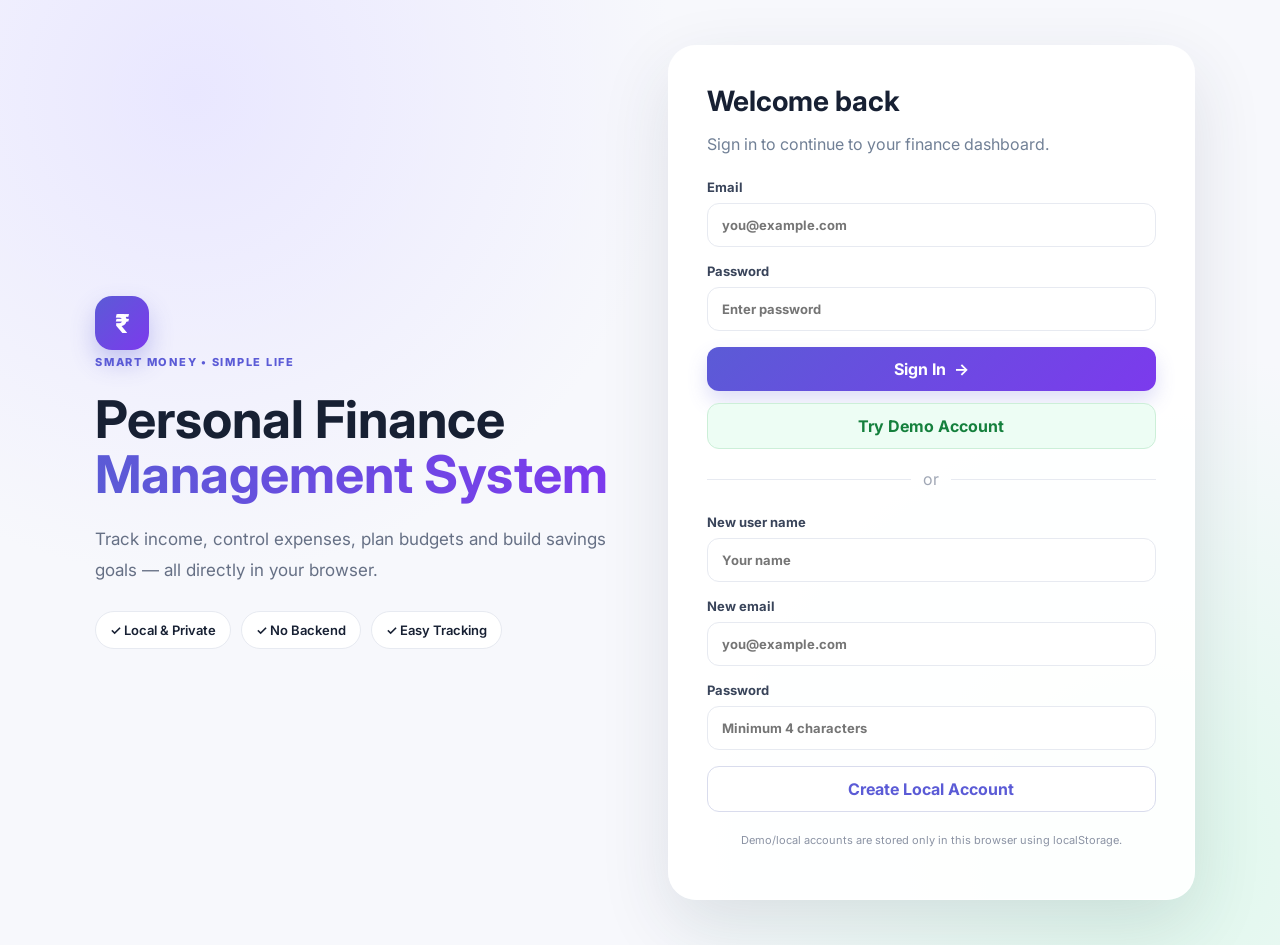
<file: index.html>
<!DOCTYPE html>
<html lang="en">
<head>
  <meta charset="UTF-8">
  <meta name="viewport" content="width=device-width, initial-scale=1.0">
  <title>Personal Finance Management System | Login</title>
  <link rel="stylesheet" href="style.css">
</head>
<body class="auth-body">
  <main class="auth-shell">
    <section class="auth-hero">
      <div class="brand-mark">₹</div>
      <span class="eyebrow">SMART MONEY • SIMPLE LIFE</span>
      <h1>Personal Finance<br><span>Management System</span></h1>
      <p>Track income, control expenses, plan budgets and build savings goals — all directly in your browser.</p>
      <div class="feature-pills">
        <span>✓ Local & Private</span>
        <span>✓ No Backend</span>
        <span>✓ Easy Tracking</span>
      </div>
    </section>

    <section class="auth-card">
      <div class="mobile-brand">
        <div class="brand-mark">₹</div>
      </div>
      <h2>Welcome back</h2>
      <p class="muted">Sign in to continue to your finance dashboard.</p>

      <div id="authMessage" class="message hidden"></div>

      <form id="loginForm" class="form-stack">
        <label>Email
          <input id="loginEmail" type="email" placeholder="you@example.com" required>
        </label>
        <label>Password
          <input id="loginPassword" type="password" placeholder="Enter password" required>
        </label>
        <button class="btn btn-primary btn-block" type="submit">Sign In <span>→</span></button>
      </form>

      <button id="demoLogin" class="btn btn-demo btn-block" type="button">Try Demo Account</button>

      <div class="divider"><span>or</span></div>

      <form id="registerForm" class="form-stack">
        <label>New user name
          <input id="registerName" type="text" placeholder="Your name" required>
        </label>
        <label>New email
          <input id="registerEmail" type="email" placeholder="you@example.com" required>
        </label>
        <label>Password
          <input id="registerPassword" type="password" minlength="4" placeholder="Minimum 4 characters" required>
        </label>
        <button class="btn btn-outline btn-block" type="submit">Create Local Account</button>
      </form>

      <p class="auth-note">Demo/local accounts are stored only in this browser using localStorage.</p>
    </section>
  </main>
  <script src="script.js"></script>
</body>
</html>
</file>
<file: style.css>
@import url('https://fonts.googleapis.com/css2?family=Inter:wght@400;500;600;700;800&display=swap');
:root{--primary:#5b5bd6;--primary2:#7c3aed;--green:#16a34a;--red:#ef4444;--orange:#f59e0b;--ink:#172033;--muted:#718096;--bg:#f5f7fb;--card:#fff;--border:#e7eaf1;--shadow:0 12px 35px rgba(30,41,59,.07)}
*{box-sizing:border-box}html{scroll-behavior:smooth}body{margin:0;font-family:Inter,system-ui,sans-serif;color:var(--ink);background:var(--bg)}a{text-decoration:none;color:inherit}button,input,select{font:inherit}button{cursor:pointer}.hidden{display:none!important}.muted{color:var(--muted)}.eyebrow{font-size:11px;font-weight:800;letter-spacing:.16em;color:var(--primary);text-transform:uppercase}
.brand-mark{width:54px;height:54px;border-radius:17px;display:grid;place-items:center;background:linear-gradient(135deg,var(--primary),var(--primary2));color:white;font-size:26px;font-weight:800;box-shadow:0 12px 25px rgba(91,91,214,.3)}.brand-mark.small{width:40px;height:40px;border-radius:12px;font-size:20px}
.auth-body{min-height:100vh;background:radial-gradient(circle at 15% 10%,#e9e7ff 0,transparent 35%),radial-gradient(circle at 90% 90%,#dff8ec 0,transparent 35%),#f7f8fc}.auth-shell{min-height:100vh;display:grid;grid-template-columns:1.05fr .95fr;max-width:1200px;margin:auto;align-items:center;padding:45px}.auth-hero{padding:30px 55px 30px 10px}.auth-hero h1{font-size:52px;line-height:1.06;margin:22px 0}.auth-hero h1 span{background:linear-gradient(90deg,var(--primary),var(--primary2));color:transparent;background-clip:text}.auth-hero p{font-size:17px;line-height:1.8;max-width:560px;color:#667085}.feature-pills{display:flex;flex-wrap:wrap;gap:10px;margin-top:25px}.feature-pills span{background:white;padding:10px 14px;border:1px solid var(--border);border-radius:99px;font-size:13px;font-weight:600}.auth-card{background:rgba(255,255,255,.92);border:1px solid rgba(255,255,255,.8);border-radius:28px;padding:38px;box-shadow:0 25px 70px rgba(43,47,77,.12)}.auth-card h2{font-size:28px;margin:0 0 7px}.mobile-brand{display:none}.form-stack{display:grid;gap:16px;margin-top:25px}.form-stack label,.form-grid label{display:grid;gap:8px;font-size:13px;font-weight:700;color:#39445a}.form-stack input,.form-grid input,.form-grid select,.toolbar input,.toolbar select,.category-budget-form input,.category-budget-form select{width:100%;padding:13px 14px;border:1px solid var(--border);border-radius:12px;background:white;outline:none;color:var(--ink);transition:.2s}.form-stack input:focus,.form-grid input:focus,.form-grid select:focus,.toolbar input:focus,.toolbar select:focus{border-color:var(--primary);box-shadow:0 0 0 4px rgba(91,91,214,.1)}.btn{border:0;border-radius:12px;padding:12px 18px;font-weight:700;display:inline-flex;justify-content:center;align-items:center;gap:8px;transition:.2s}.btn:hover{transform:translateY(-2px)}.btn-primary{color:white;background:linear-gradient(135deg,var(--primary),var(--primary2));box-shadow:0 10px 20px rgba(91,91,214,.2)}.btn-demo{background:#edfdf4;color:#15803d;border:1px solid #ccefd8;margin-top:12px}.btn-outline{background:white;border:1px solid #d9dced;color:var(--primary)}.btn-light{background:#f1f3f8;color:#4b5563}.btn-danger{background:#fee2e2;color:#b91c1c}.btn-danger-outline{background:white;color:#dc2626;border:1px solid #fecaca}.btn-block{width:100%}.divider{display:flex;align-items:center;gap:12px;color:#a0a7b5;margin:20px 0}.divider:before,.divider:after{content:"";height:1px;background:var(--border);flex:1}.auth-note{font-size:11px;color:#8b93a4;text-align:center;line-height:1.6;margin-top:20px}.message{padding:12px 14px;border-radius:12px;font-size:13px;margin:15px 0}.message.success{background:#ecfdf3;color:#15803d}.message.error{background:#fef2f2;color:#b91c1c}
.app-body{display:flex;min-height:100vh}.sidebar{width:255px;background:#10152a;color:#d7dced;position:fixed;inset:0 auto 0 0;z-index:50;display:flex;flex-direction:column;padding:24px 16px}.sidebar-brand{display:flex;align-items:center;gap:11px;padding:0 9px 30px}.sidebar-brand strong{display:block;color:white;font-size:16px}.sidebar-brand small{font-size:10px;color:#7f8aa7}.nav-links{display:grid;gap:5px}.nav-links a,.logout-link{display:flex;align-items:center;gap:13px;padding:13px 14px;border-radius:11px;color:#9da7c0;font-size:13px;font-weight:600;background:none;border:0;width:100%;text-align:left}.nav-links a span,.logout-link span{font-size:18px;width:20px;text-align:center}.nav-links a:hover,.nav-links a.active{background:linear-gradient(90deg,rgba(124,58,237,.3),rgba(91,91,214,.08));color:white}.sidebar-bottom{margin-top:auto;border-top:1px solid #252b43;padding-top:15px}.logout-link:hover{background:#241b32;color:#ffb4b4}.app-main{margin-left:255px;width:calc(100% - 255px)}.topbar{height:86px;background:rgba(255,255,255,.9);border-bottom:1px solid var(--border);display:flex;align-items:center;justify-content:space-between;padding:0 34px;position:sticky;top:0;z-index:20;backdrop-filter:blur(12px)}.topbar-title h2{margin:3px 0 0;font-size:20px}.topbar-actions{display:flex;align-items:center}.user-chip{display:flex;align-items:center;gap:10px}.avatar{width:40px;height:40px;border-radius:50%;display:grid;place-items:center;background:#ede9fe;color:var(--primary);font-weight:800}.user-chip strong,.user-chip small{display:block}.user-chip strong{font-size:12px}.user-chip small{font-size:10px;color:var(--muted)}.menu-toggle{display:none;background:none;border:0;font-size:24px}.page-content{padding:34px;max-width:1500px;margin:auto}.welcome-row,.page-heading{display:flex;align-items:flex-end;justify-content:space-between;margin-bottom:25px}.welcome-row h1,.page-heading h1{font-size:29px;margin:6px 0}.page-heading{display:block}.page-heading p{margin:0}.stat-grid{display:grid;grid-template-columns:repeat(4,1fr);gap:17px;margin-bottom:20px}.stat-card{background:var(--card);border:1px solid var(--border);border-radius:18px;padding:20px;display:flex;align-items:center;gap:15px;box-shadow:var(--shadow)}.stat-icon{width:45px;height:45px;border-radius:13px;display:grid;place-items:center;font-size:19px;font-weight:800}.stat-card.balance .stat-icon{background:#ede9fe;color:#6d28d9}.stat-card.income .stat-icon{background:#dcfce7;color:#15803d}.stat-card.expense .stat-icon{background:#fee2e2;color:#dc2626}.stat-card.saving .stat-icon{background:#dbeafe;color:#2563eb}.stat-card span{font-size:11px;color:var(--muted);display:block}.stat-card strong{font-size:21px;display:block;margin:4px 0}.stat-card small{font-size:9px;color:#9aa2b2}.small-value{font-size:15px!important}.content-grid{display:grid;gap:20px;margin-bottom:20px}.two-one{grid-template-columns:2fr 1fr}.panel,.form-card,.danger-zone{background:var(--card);border:1px solid var(--border);border-radius:18px;padding:22px;box-shadow:var(--shadow)}.panel-head{display:flex;align-items:center;justify-content:space-between;margin-bottom:18px}.panel h3,.form-card h3,.danger-zone h3{margin:0 0 5px;font-size:16px}.panel-head p{margin:0;font-size:11px}.text-link{font-size:12px;color:var(--primary);font-weight:700}.budget-overview{display:flex;align-items:center;gap:24px}.progress-ring{width:110px;height:110px;border-radius:50%;display:grid;place-items:center;background:conic-gradient(var(--primary) 0deg,#e9ebf2 0deg);position:relative}.progress-ring:after{content:"";position:absolute;width:82px;height:82px;border-radius:50%;background:white}.progress-ring span{position:relative;z-index:1;font-weight:800}.budget-overview strong{font-size:22px}.mini-progress,.big-progress{height:8px;background:#eceef4;border-radius:20px;overflow:hidden;margin:10px 0}.mini-progress i,.big-progress i{display:block;height:100%;width:0;background:linear-gradient(90deg,var(--primary),var(--primary2));border-radius:inherit;transition:.4s}.quick-actions{display:grid;gap:10px}.quick-actions a{padding:13px;background:#f7f8fc;border-radius:11px;font-size:12px;font-weight:700;transition:.2s}.quick-actions a:hover{background:#eeecff;color:var(--primary);transform:translateX(3px)}.transaction-list{display:grid}.transaction-item{display:grid;grid-template-columns:40px 1fr auto;gap:12px;align-items:center;padding:13px 0;border-bottom:1px solid #f0f1f5}.transaction-item:last-child{border-bottom:0}.tx-icon{width:36px;height:36px;border-radius:10px;display:grid;place-items:center;background:#f3f4f8}.tx-title{font-size:12px;font-weight:700}.tx-meta{font-size:10px;color:var(--muted);margin-top:3px}.tx-amount{font-size:12px;font-weight:800}.income-text{color:#16a34a}.expense-text{color:#dc2626}.summary-row{display:grid;gap:7px;margin-bottom:15px}.summary-label{display:flex;justify-content:space-between;font-size:11px}.summary-bar{height:7px;background:#eef0f4;border-radius:99px;overflow:hidden}.summary-bar i{display:block;height:100%;background:linear-gradient(90deg,#7c3aed,#5b5bd6);border-radius:inherit}.form-grid{display:grid;grid-template-columns:1fr 1fr;gap:20px}.form-grid .full{grid-column:1/-1}.form-actions{display:flex;gap:10px;align-items:end}.compact{max-width:500px}.summary-strip{display:grid;grid-template-columns:repeat(3,1fr);background:white;border:1px solid var(--border);border-radius:16px;padding:18px;margin-bottom:20px;box-shadow:var(--shadow)}.summary-strip div{padding:0 20px;border-right:1px solid var(--border)}.summary-strip div:last-child{border:0}.summary-strip span,.summary-strip strong{display:block}.summary-strip span{font-size:11px;color:var(--muted)}.summary-strip strong{font-size:20px;margin-top:5px}.toolbar{display:grid;grid-template-columns:1.8fr 1fr 1fr auto;gap:10px;margin-bottom:18px}.table-wrap{overflow:auto}table{width:100%;border-collapse:collapse;min-width:800px}th,td{text-align:left;padding:14px 10px;border-bottom:1px solid #edf0f4;font-size:11px}th{font-size:10px;color:#8a93a6;text-transform:uppercase;letter-spacing:.06em}.badge{display:inline-flex;padding:5px 8px;border-radius:99px;font-size:9px;font-weight:800}.badge.income{background:#dcfce7;color:#15803d}.badge.expense{background:#fee2e2;color:#dc2626}.delete-btn{border:0;background:#fff0f0;color:#dc2626;width:30px;height:30px;border-radius:8px}.empty-state{text-align:center;padding:50px 15px}.empty-state>div{font-size:40px;color:#c4c8d4}.empty-state h3{margin:10px 0 5px}.budget-health{display:flex;flex-direction:column;justify-content:center}.budget-health strong{font-size:28px;margin:10px 0}.category-budget-form{display:grid;grid-template-columns:1fr 1fr auto;gap:10px;margin-bottom:20px}.budget-cards{display:grid;grid-template-columns:repeat(2,1fr);gap:14px}.budget-card{border:1px solid var(--border);border-radius:14px;padding:16px}.budget-card-head{display:flex;justify-content:space-between;gap:10px}.budget-card h4{margin:0;font-size:13px}.budget-card small{color:var(--muted)}.budget-card .delete-budget{float:right;border:0;background:none;color:#999}.budget-warning{color:#dc2626!important}.bar-chart{display:grid;gap:14px}.bar-row{display:grid;grid-template-columns:100px 1fr 80px;gap:10px;align-items:center;font-size:10px}.bar-track{height:18px;background:#f0f1f5;border-radius:99px;overflow:hidden}.bar-track i{display:block;height:100%;background:linear-gradient(90deg,#5b5bd6,#8b5cf6);border-radius:inherit}.comparison-chart{display:flex;align-items:flex-end;justify-content:center;gap:40px;height:220px;padding:20px}.compare-col{display:flex;flex-direction:column;align-items:center;gap:8px;height:100%;justify-content:flex-end}.compare-bar{width:55px;border-radius:10px 10px 4px 4px}.compare-bar.income{background:#22c55e}.compare-bar.expense{background:#ef4444}.compare-col strong{font-size:11px}.compare-col span{font-size:10px;color:var(--muted)}.monthly-chart{display:flex;gap:18px;align-items:flex-end;height:240px;overflow:auto;padding:15px}.month-col{min-width:70px;display:flex;flex-direction:column;align-items:center;gap:7px;height:100%;justify-content:flex-end}.month-bar{width:35px;background:linear-gradient(180deg,#7c3aed,#5b5bd6);border-radius:8px 8px 3px 3px}.month-col span{font-size:9px;color:var(--muted)}.month-col strong{font-size:9px}.goals-grid{display:grid;grid-template-columns:repeat(3,1fr);gap:18px;margin-top:20px}.goal-card{background:white;border:1px solid var(--border);border-radius:18px;padding:20px;box-shadow:var(--shadow);position:relative}.goal-card h3{margin:0;font-size:16px}.goal-delete{position:absolute;right:15px;top:15px;border:0;background:#fff0f0;color:#dc2626;border-radius:8px;padding:6px}.goal-amounts{display:flex;justify-content:space-between;margin:22px 0 10px;font-size:11px}.goal-amounts strong{font-size:13px}.goal-progress{height:10px;background:#eceef4;border-radius:99px;overflow:hidden}.goal-progress i{display:block;height:100%;background:linear-gradient(90deg,#16a34a,#22c55e);border-radius:inherit}.goal-percent{font-size:28px;font-weight:800;color:#15803d;margin-top:15px}.goal-date{font-size:10px;color:var(--muted)}.setting-row{display:flex;align-items:center;justify-content:space-between;padding:18px 0;border-bottom:1px solid var(--border)}.setting-row strong,.setting-row small{display:block}.setting-row small{color:var(--muted);font-size:10px;margin-top:4px}.switch{position:relative;width:48px;height:26px}.switch input{display:none}.switch span{position:absolute;inset:0;background:#d9dce5;border-radius:99px;transition:.2s}.switch span:before{content:"";position:absolute;width:20px;height:20px;left:3px;top:3px;background:white;border-radius:50%;transition:.2s}.switch input:checked+span{background:var(--primary)}.switch input:checked+span:before{transform:translateX(22px)}.status-dot{font-size:10px;color:#15803d;background:#dcfce7;padding:6px 9px;border-radius:99px}.danger-zone{margin-top:20px;border-color:#fecaca}.danger-zone h3{color:#b91c1c}.sidebar-overlay{display:none}
body.dark{--ink:#edf0fa;--muted:#9ca6bd;--bg:#0d1221;--card:#151b2e;--border:#27304a}body.dark .topbar{background:rgba(13,18,33,.9)}body.dark input,body.dark select,body.dark .form-grid input,body.dark .form-grid select{background:#101629;color:#edf0fa;border-color:#2a3550}body.dark .quick-actions a{background:#101629}body.dark .progress-ring:after{background:#151b2e}body.dark .btn-light{background:#242b40;color:#dbe1ef}body.dark .auth-card{background:#151b2e;border-color:#29324b}body.dark .feature-pills span{background:#151b2e}body.dark .panel,body.dark .form-card,body.dark .stat-card,body.dark .summary-strip,body.dark .goal-card,body.dark .danger-zone{box-shadow:0 12px 35px rgba(0,0,0,.2)}
@media(max-width:1050px){.stat-grid{grid-template-columns:repeat(2,1fr)}.two-one{grid-template-columns:1fr}.goals-grid{grid-template-columns:repeat(2,1fr)}.auth-shell{grid-template-columns:1fr;max-width:620px}.auth-hero{text-align:center;padding:20px}.auth-hero p{margin:auto}.feature-pills{justify-content:center}.auth-hero h1{font-size:42px}.auth-card{margin-bottom:30px}.auth-shell .auth-hero .brand-mark{margin:auto}}
@media(max-width:760px){.sidebar{transform:translateX(-100%);transition:.25s}.sidebar.open{transform:translateX(0)}.sidebar-overlay{position:fixed;inset:0;background:rgba(0,0,0,.45);z-index:40}.sidebar-overlay.show{display:block}.app-main{margin-left:0;width:100%}.topbar{padding:0 18px;height:75px}.menu-toggle{display:block}.topbar-title .eyebrow{display:none}.page-content{padding:22px 16px}.user-chip div:last-child{display:none}.welcome-row{align-items:flex-start;gap:15px;flex-direction:column}.welcome-row h1,.page-heading h1{font-size:25px}.stat-grid{grid-template-columns:1fr 1fr;gap:10px}.stat-card{padding:15px}.stat-card strong{font-size:17px}.stat-card small{display:none}.stat-icon{width:38px;height:38px}.form-grid,.category-budget-form{grid-template-columns:1fr}.form-grid .full{grid-column:auto}.form-actions{align-items:stretch}.summary-strip{grid-template-columns:1fr;gap:14px}.summary-strip div{border-right:0;border-bottom:1px solid var(--border);padding:0 0 12px}.summary-strip div:last-child{border-bottom:0;padding-bottom:0}.toolbar{grid-template-columns:1fr 1fr}.toolbar input{grid-column:1/-1}.toolbar .btn{grid-column:1/-1}.budget-cards,.goals-grid{grid-template-columns:1fr}.auth-shell{padding:20px}.auth-hero{display:none}.mobile-brand{display:block;margin-bottom:20px}.mobile-brand .brand-mark{margin:auto}.auth-card{padding:25px}}
@media(max-width:430px){.stat-grid{grid-template-columns:1fr}.toolbar{grid-template-columns:1fr}.budget-overview{gap:15px}.progress-ring{width:90px;height:90px}.progress-ring:after{width:68px;height:68px}.page-content{padding:18px 12px}}
</file>
